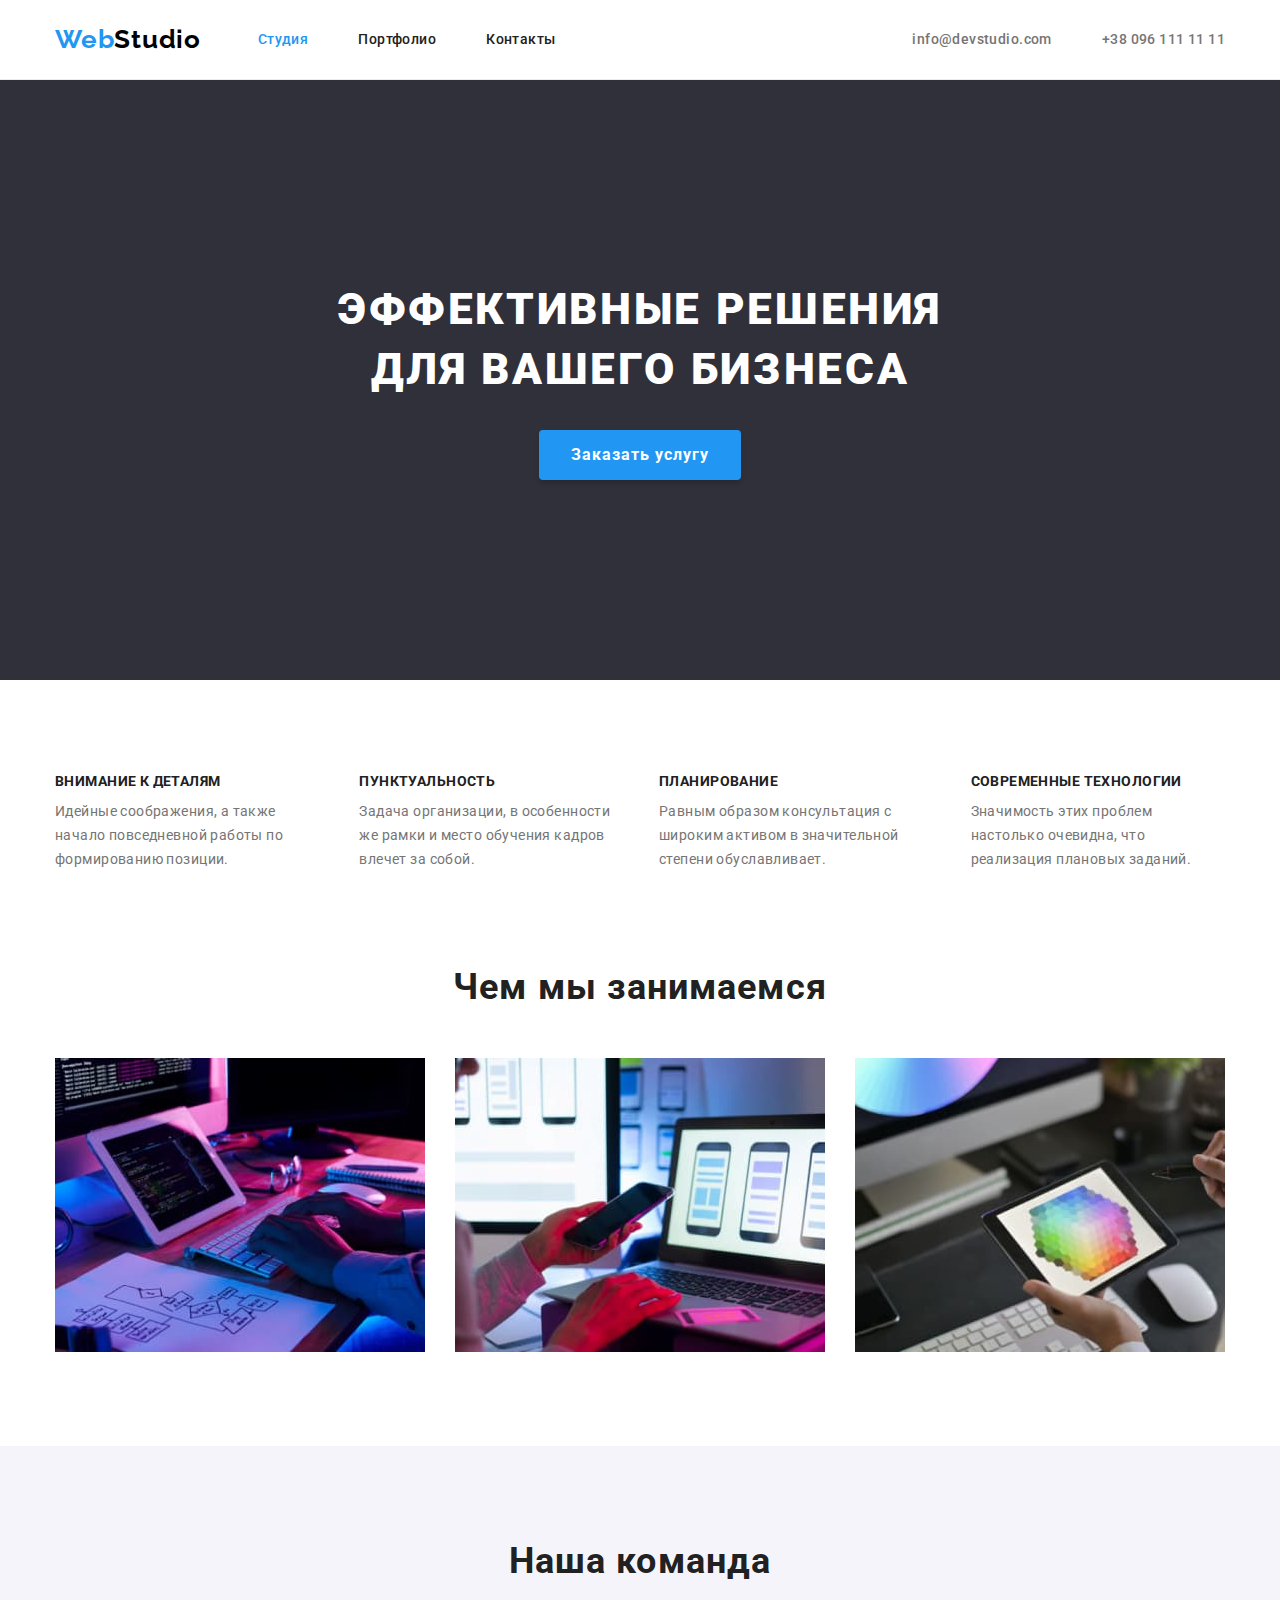
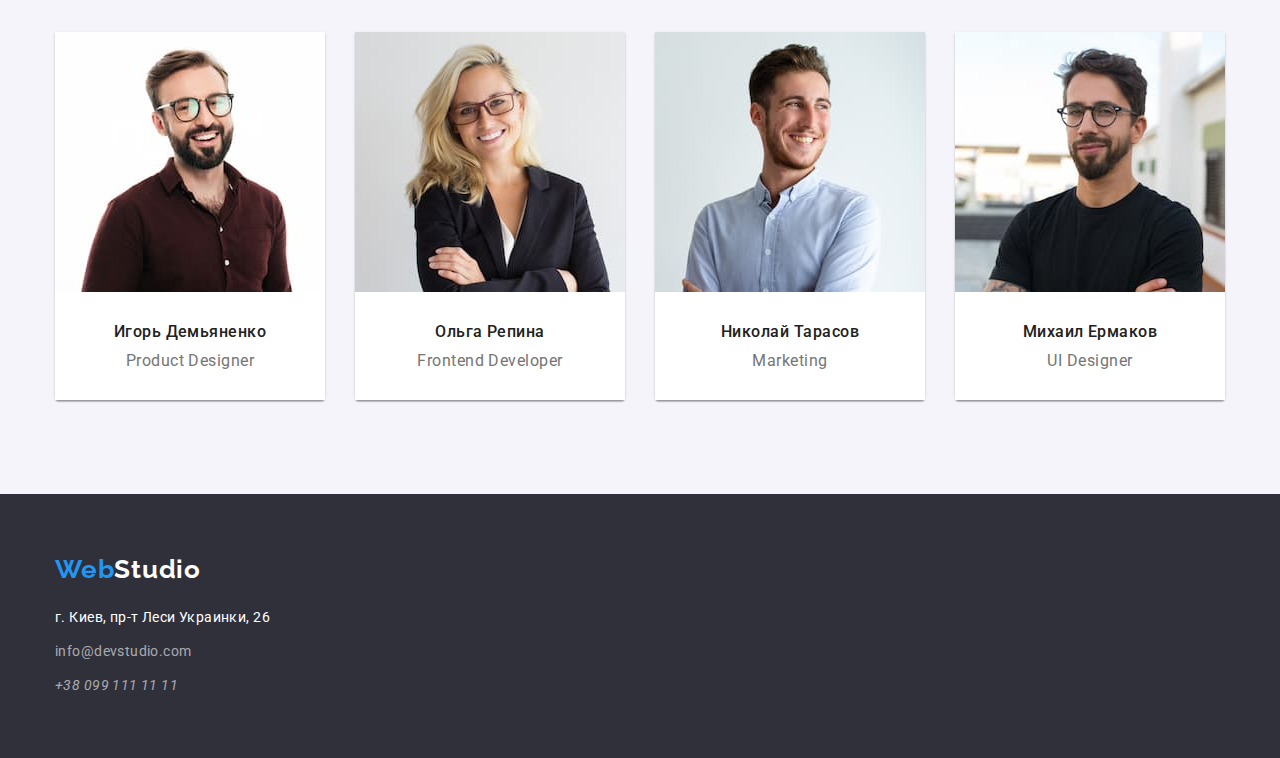
<file: index.html>
<!DOCTYPE html>
<html lang="ru">
<head>
    <meta charset="UTF-8">
    <meta http-equiv="X-UA-Compatible" content="IE=edge">
    <meta name="viewport" content="width=device-width, initial-scale=1.0">
    <title>Студия</title>
    <link rel="preconnect" href="https://fonts.googleapis.com">
    <link rel="preconnect" href="https://fonts.gstatic.com" crossorigin>
    <link href="https://fonts.googleapis.com/css2?family=Montserrat:wght@400;700&family=Raleway:wght@700&family=Roboto:wght@400;500;700;900&display=swap" rel="stylesheet">
   <!-- Oleo Script -->
    <link rel="preconnect" href="https://fonts.googleapis.com">
    <link rel="preconnect" href="https://fonts.gstatic.com" crossorigin>
    <link
    href="https://fonts.googleapis.com/css2?family=Montserrat:wght@400;700&family=Oleo+Script:wght@400;700&family=Raleway:wght@700&family=Roboto:wght@400;500;700;900&display=swap"
    rel="stylesheet">
    <link rel="stylesheet" href="https://cdnjs.cloudflare.com/ajax/libs/modern-normalize/1.1.0/modern-normalize.min.css">
    <link rel="stylesheet" href="./css/common.css">
    <link rel="stylesheet" href="./css/main.css">
</head>
<body>
  
<!--Шапка сайта-->
    <header class="page-header">
    <div class="container">
    <a href="/" class="logo">
        <span class="logo-part-one" lang="en">Web</span><span class="logo-part-two" lang="en">Studio</span>
        </a>
    <!--Навигация-->
        
        <nav>
        <ul class="site-nav list">
            <li class="site-nav-item "><a href="" class="site-nav-link current">Студия</a></li>
            <li class="site-nav-item"><a href="./portfolio.html" class="site-nav-link" >Портфолио</a></li>
            <li class="site-nav-item"><a href="" class="site-nav-link" >Контакты</a></li>
            
        </ul>
        </nav>
        <ul class="contacts list">
            <li class="contact"><a href="mailto:info@devstudio.com" class="contact-link" >info@devstudio.com</a></li>
           <li class="contact"><a href="tel:+380961111111" class="contact-link" >+38 096 111 11 11</a></li>
        </ul>
            </div>

    </header>
    <div class="container"></div>
        <main>
    <!--Heroy-->
    
        <section class="hero">
        <div class="container">
            <h1 class="hero-title">
                Эффективные решения для вашего бизнеса
            </h1>
            <button type="button" class="btn-hero"  >Заказать услугу</button>
        </div>  
        </section>
    
<!--Наши преимущества-->
    <section class="features section">
        <div class="container">
        <!--Заголовок под скрытие-->
        <h2 class="visually-hidden">Наши преимущества</h2>
        <ul class="feature-list list">
            <li class="feature-item"><h3 class="feature-title">Внимание к деталям</h3><p class="feature-article">Идейные соображения, а также начало повседневной работы по формированию позиции.</p>
            
            </li>

            <li class="feature-item"> <h3 class="feature-title">Пунктуальность</h3><p class="feature-article">Задача организации, в особенности же рамки и место обучения кадров влечет за собой.</p>
            
            </li>

            <li class="feature-item"><h3 class="feature-title">Планирование</h3><p class="feature-article">Равным образом консультация с широким активом в значительной степени обуславливает.</p>
                
            </li>
            
            <li class="feature-item"><h3 class="feature-title">Современные технологии</h3><p class="feature-article">Значимость этих проблем настолько очевидна, что реализация плановых заданий.</p>
            
            </li>
        </ul>

        </div>
    </section>
<!--Чем мы занимаемся?-->
   <section class="work section">
       <div class="container">
       <h2 class="section-title">
        Чем мы занимаемся
       </h2>
       <ul class="examples list">
           <li class="example-item"><img src="./images/box1.jpg" alt="example-1" width="370"></li>
            <li class="example-item"><img src="./images/box2.jpg" alt="example-2" width="370"></li>
            <li class="example-item"><img src="./images/box3.jpg" alt="example-3" width="370"></li>
       </ul>
        </div>
   </section>
<!--Наша команда-->

   <section class="team section">
       <div class="container">
    <h2 class="section-title">
        Наша команда
    </h2>
        <ul class="teams list">
            <li class="team-item"> <img src="./images/img.jpg" alt="" width="270"><div class="team-content"><h3 class="title">Игорь Демьяненко</h3><p lang="en" class="team-icon">Product Designer</p></div>
             </li>
            <li class="team-item"><img src="./images/img1.jpg" alt="" width="270"><div class="team-content"><h3 class="title">Ольга Репина</h3><p lang="en" class="team-icon">Frontend Developer</p> </div>
            </li>
            <li class="team-item"><img src="./images/img2.jpg" alt="" width="270"><div class="team-content"><h3 class="title">Николай Тарасов</h3><p lang="en" class="team-icon">Marketing</p></div>
            </li>
            <li class="team-item"><img src="./images/img3.jpg" alt="" width="270"><div class="team-content"><h3 class="title">Михаил Ермаков</h3><p lang="en" class="team-icon">UI Designer</p></div>
            </li>
        </ul> 
    </div>
</section>
  
    </main>



<!--Footer-->
<footer class="footer">
    <div class="container">
    <a href="/" class="logo-footer"><span class="logo-part-one" lang="en">Web</span><span class="logo-part-three" lang="en">Studio</span> </a>
<address class="adress">
    <ul class="contacts-footer list">
    <li class="adress-footer"><span>г. Киев, пр-т Леси Украинки, 26</span></li>
    <li class="adress-footer"><a href="mailto:info@devstudio.com" class="contact-footer">info@devstudio.com</a></li>
    <li><a href="tel:+380991111111" class="contact-footer">+38 099 111 11 11</a></li>
    </ul>
    </address>


</div>
</footer>

</body>
</html>
</file>
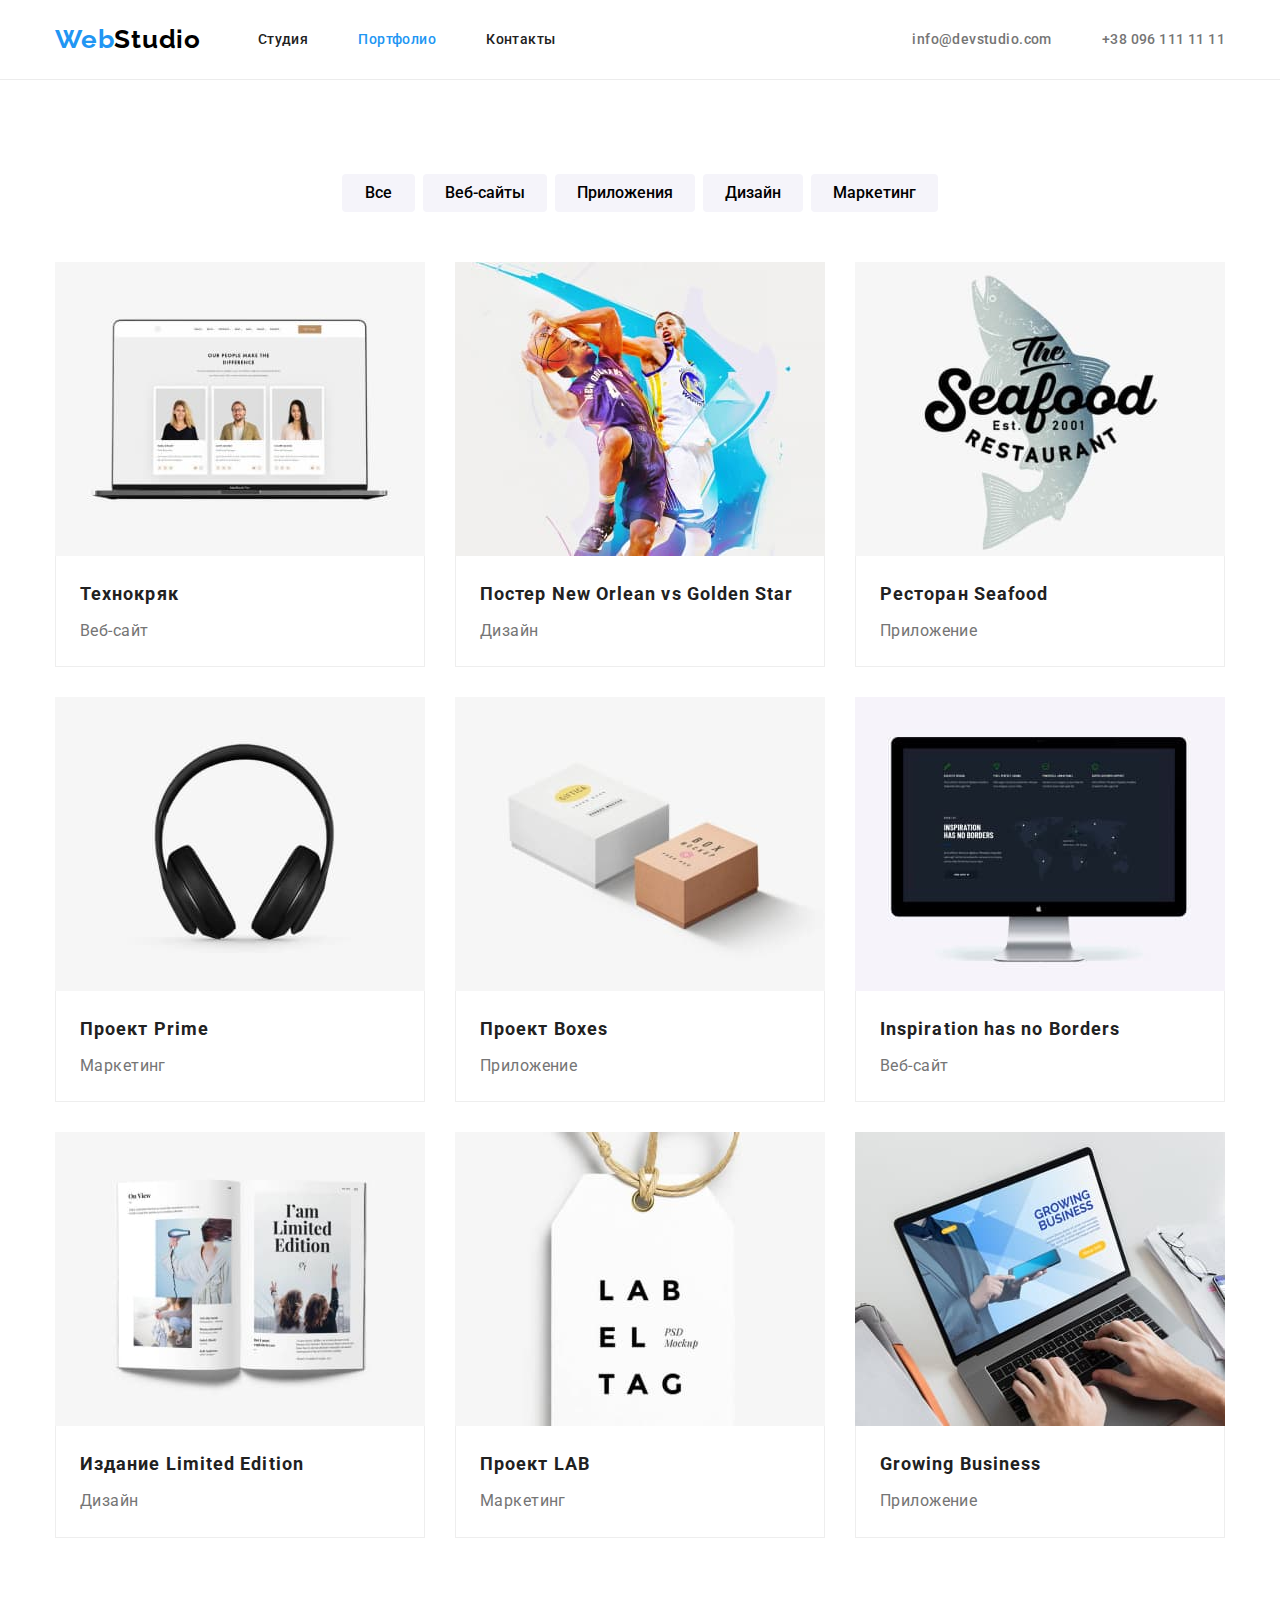
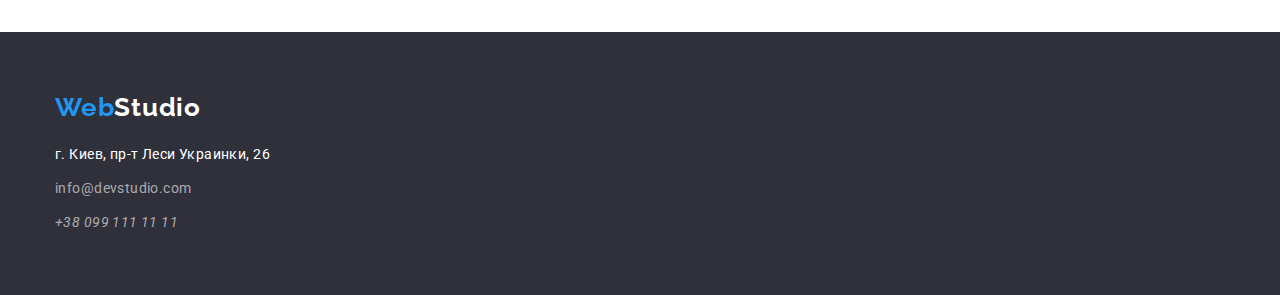
<file: portfolio.html>
<!DOCTYPE html>
<html lang="ru">

<head>
    <meta charset="UTF-8">
    <meta http-equiv="X-UA-Compatible" content="IE=edge">
    <meta name="viewport" content="width=device-width, initial-scale=1.0">
    <title>Портфолио</title>
    
    <link rel="preconnect" href="https://fonts.googleapis.com">
    <link rel="preconnect" href="https://fonts.gstatic.com" crossorigin>
    <link href="https://fonts.googleapis.com/css2?family=Montserrat:wght@400;700&family=Raleway:wght@700&family=Roboto:wght@400;500;700;900&display=swap" rel="stylesheet">
    <!-- Oleo Script -->
    <link rel="preconnect" href="https://fonts.googleapis.com">
    <link rel="preconnect" href="https://fonts.gstatic.com" crossorigin>
    <link href="https://fonts.googleapis.com/css2?family=Montserrat:wght@400;700&family=Oleo+Script:wght@400;700&family=Raleway:wght@700&family=Roboto:wght@400;500;700;900&display=swap" rel="stylesheet">
    <link rel="stylesheet" href="https://cdnjs.cloudflare.com/ajax/libs/modern-normalize/1.1.0/modern-normalize.min.css">
    <link rel="stylesheet" href="./css/common.css">
    <link rel="stylesheet" href="./css/portfolio.css">
</head>

<body>
    <!--Шапка сайта-->
    <header class="page-header">
        <div class="container">
            <a href="/" class="logo">
                <span class="logo-part-one" lang="en">Web</span><span class="logo-part-two" lang="en">Studio</span>
            </a>
            <!--Навигация-->
    
            <nav>
                <ul class="site-nav list">
                    <li class="site-nav-item"><a href="./index.html" class="site-nav-link">Студия</a></li>
                    <li class="site-nav-item "><a href="./portfolio.html" class="site-nav-link current">Портфолио</a></li>
                    <li class="site-nav-item"><a href="" class="site-nav-link">Контакты</a></li>
    
                </ul>
            </nav>
    
    
            <ul class="contacts list">
                <li class="contact"><a href="mailto:info@devstudio.com" class="contact-link">info@devstudio.com</a></li>
                <li class="contact"><a href="tel:+380961111111" class="contact-link">+38 096 111 11 11</a></li>
            </ul>
        </div>  
    </header>
    <main>
       <!-- Buttons -->
        <section class="portfolio section">
            <div class="container">
                <h1 class="visually-hidden" lang="ru">Портфолио</h1>
                    <ul class="buttons list">
                        <li class="btn-item"><button type="button" class="btn-portfolio">Все</button></li>
                        <li class="btn-item"><button type="button" class="btn-portfolio">Веб-сайты</button></li>
                        <li class="btn-item"><button type="button" class="btn-portfolio">Приложения</button></li>
                        <li class="btn-item"><button type="button" class="btn-portfolio">Дизайн</button></li>
                        <li class="btn-item"><button type="button" class="btn-portfolio">Маркетинг</button></li>
                    </ul>
        <!-- Projects -->

                    <ul class="projects list">
                        <li class="project-item"><a href=""><img width="370" src="./images-porfolio/pr1.jpg" alt="laptop"> <div class="img-content"> <h2 class="project-title">Технокряк</h2><p class="project-description">Веб-сайт</p></div></a></li>
                        <li class="project-item"><a href=""><img width="370" src="./images-porfolio/pr2.jpg" alt="Постер New Orlean"> <div class="img-content"><h2 class="project-title">Постер New Orlean vs Golden Star</h2><p class="project-description">Дизайн</p></div></a></li>
                        <li class="project-item"><a href=""><img width="370" src="./images-porfolio/pr3.jpg" alt="Ресторан Seafood"> <div class="img-content"> <h2 class="project-title">Ресторан Seafood</h2><p class="project-description">Приложение</p></div></a></li>
                        <li class="project-item"><a href=""><img width="370" src="./images-porfolio/pr4.jpg" alt="Проект Prime"> <div class="img-content"><h2 class="project-title">Проект Prime</h2><p class="project-description">Маркетинг</p></div></a></li>
                        <li class="project-item"><a href=""><img width="370" src="./images-porfolio/pr5.jpg" alt="Проект Boxes"> <div class="img-content"><h2 class="project-title">Проект Boxes</h2><p class="project-description">Приложение</p></div></a></li>
                        <li class="project-item"><a href=""><img width="370" src="./images-porfolio/pr6.jpg" alt="Inspiration has no Borders"> <div class="img-content"><h2 class="project-title">Inspiration has no Borders</h2><p class="project-description">Веб-сайт</p></div></a></li>
                        <li class="project-item"><a href=""><img width="370" src="./images-porfolio/pr7.jpg" alt="Издание Limited Edition"> <div class="img-content"><h2 class="project-title">Издание Limited Edition</h2><p class="project-description">Дизайн</p></div></a></li>
                        <li class="project-item"><a href=""><img width="370" src="./images-porfolio/pr8.jpg" alt="Проект LAB"><div class="img-content"><h2 class="project-title">Проект LAB</h2><p class="project-description">Маркетинг</p></div></a></li>
                        <li class="project-item"><a href=""><img width="370" src="./images-porfolio/pr9.jpg" alt="Growing Business"> <div class="img-content"><h2 class="project-title" lang="en">Growing Business</h2><p class="project-description">Приложение</p></div></a></li>
                    </ul>
            </div>
        </section>
    </main>

<!--Footer-->
<footer class="footer">
    <div class="container">
        <a href="/" class="logo-footer"><span class="logo-part-one" lang="en">Web</span><span class="logo-part-three"
                lang="en">Studio</span> </a>
        <address class="adress">
            <ul class="contacts-footer list">
                <li class="adress-footer"><span>г. Киев, пр-т Леси Украинки, 26</span></li>
                <li class="adress-footer"><a href="mailto:info@devstudio.com"
                        class="contact-footer">info@devstudio.com</a></li>
                <li><a href="tel:+380991111111" class="contact-footer">+38 099 111 11 11</a></li>
            </ul>
        </address>
    </div>

</footer>

</body>

</html>
</file>
<file: css/common.css>
/* Стили общие */
:root {
    --primary-text-color: #757575;
    --title-text-color: #212121;
    --text-wh-color:#FFFFFF;
    --text-bl-color:#2196F3;
    --accent-color: #2196F3;
    --footer-contacts-color: rgba(255, 255, 255, 0.6);
    --primary-bg-color: #2196F3;
    --primary-bg-white-color: #FFFFFF;
    --primary-bg-grey-color: #2F303A;;
    --primary-bg-btn-color: #F5F4FA;
    --typical-magrin: 50px;
    
}

/* Скидывание стилей */

p,h1,h2,h3,h4,h5,h6 {
    margin: 0;
}

ul {
    margin: 0;
    padding-left: 0;
}

img{
    display: block;
    max-width: 100%;
    height: auto;
}

body {
font-family: 'Roboto', 'Oleo Script', 'sans-serif';
    /* font-style: normal;
    font-weight: 400; */
    font-size: 14px;
    line-height: 1.71;
    letter-spacing: 0.03em;
    background: var(--primary-bg-white-color);
    color: var(--primary-text-color);
   
}


.container {
    width: 1200px;
    padding-left: 15px;
    padding-right: 15px;
    margin: 0 auto;
}
/* Подчеркивание гиперссилок убрал */
a{text-decoration: none;}


.list {
    list-style: none;
    padding: 0;
    margin: 0;
}

.visually-hidden {
    position: absolute;
    white-space: nowrap;
    width: 1px;
    height: 1px;
    overflow: hidden;
    border: 0;
    padding: 0;
    clip: rect(0 0 0 0);
    clip-path: inset(50%);
    margin: -1px;
}

/* WebStudio */
.logo{

    font-family: 'Raleway','Oleo Script','sans';
    font-weight: 700;
    font-size: 26px;
    line-height: 1.19;
    letter-spacing: 0.03em;
}

.logo-part-one {
    color: var(--accent-color);
}
.logo-part-two {
    color: #000000;
}
.logo-part-three {
    color:var(--text-wh-color);
    
}

/* Навигация */

 
.page-header .container{
    display: flex;
    align-items: center;
    justify-content: space-between;
}
.page-header{
    border-bottom:1px solid #ECECEC;

}

.site-nav{
    display: flex;
    align-items: center;
}

.site-nav-link{
    font-weight:500;
    color: var(--title-text-color);
    padding-top: 32px;
    padding-bottom: 32px;
    padding-top: 32px;
    display: block;
    line-height: 1.1
}

.site-nav-item:not(:last-child) {
margin-right: 50px;
}
.site-nav-link:hover,
.site-nav-link:focus {
    color: var(--accent-color);
}
.site-nav-link.current {
    color: var(--primary-bg-color);
}

.contact-link {
    font-weight: 500;
    color: var(--primary-text-color);
}
.contact-link:hover,
.contact-link:focus {
    color: var(--text-bl-color);
}
/* Cекции  */
.section {
    padding: 94px 0;
}

/* footer */

.logo-footer {

    font-family: 'Raleway', 'Oleo Script', 'sans';
    font-weight: 700;
    font-size: 26px;
    line-height: 1.19;
    letter-spacing: 0.03em;
}

.footer{
    background-color: var(--primary-bg-grey-color);
    padding-top: 60px;
    padding-bottom: 60px;
    
    
 
}
.adress-footer{
    font-style: normal;
    font-weight: 400;
    font-size: 14px;
    line-height: 1.71;
    letter-spacing: 0.03em;
    color: var(--primary-bg-white-color);
    margin-bottom: 10px;
}

.contacts.list{
    display: flex;
    margin-left: 300px;
}

.contact-link{}

.contact:not(:last-child){
    margin-right: 50px;
}
.contact-footer{

color: rgba(255, 255, 255, 0.6);
}
.contact-footer:hover,
.contact-footer:focus{
    color: var(--text-bl-color);
}

.contacts-footer{
    display: flex;
    flex-direction: column;
}

.adress-footer:not(:last-child){
 margin-bottom: 10px;   
}

.adress{margin-top: 20px;}
</file>
<file: css/main.css>
/* Стили для Index.html */



/* Hero */

.hero{
    background: #2F303A;
    padding-top: 200px;
    padding-bottom: 200px;
    text-align: center;
}
/*   Эффективные решения для вашего бизнеса */
.hero-title{
    font-weight: 900;
    font-size: 44px;
    line-height: 1.36;
    letter-spacing: 0.06em;
    text-transform: uppercase;
    text-align: center;
    color: var(--primary-bg-white-color);
    max-width: 696px;
    margin-bottom: 30px ;
    margin-left: auto;
    margin-right: auto;
   
}
/* Кнопка заказать услугу */

.btn-hero:hover{
    background: #188CE8;
    
}
.btn-hero{
    font-family: inherit;
    font-weight: 700;
    font-size: 16px;
    line-height: 1.88;
    letter-spacing: 0.06em;
    color: var(--text-wh-color);
    background:var(--accent-color);
    box-shadow: 0px 4px 4px rgba(0, 0, 0, 0.15);
    border-radius: 4px;
    cursor: pointer;
    min-width:width: 200px;
    height: 50px;
    padding-left:32px;
    padding-right: 32px;
    border:0;   
}



/* Наши преимущества */
.feature-list {
    display: flex;
    justify-content: center;
    gap: 30px;
}

.feature-item{
    flex-basis:calc((100%-90px)/4);
   
}

.feature-title{
    
        font-weight: 700;
        font-size: 14px;
        line-height: 1.14;
        letter-spacing: 0.03em;
        text-transform: uppercase;
        color: var(--title-text-color);
        margin-bottom: 10px;
}




.work.section{
    padding-top: 0;
}

/* --Чем мы занимаемся?, Наша команда*/
.section-title{
        font-weight: 700;
        font-size: 36px;
        line-height: 1.17;
        letter-spacing: 0.03em;
        color: var(--title-text-color);
        margin-bottom: 50px;
        text-align: center;


}


.examples.list{
    text-align: center;  
    display: flex;}


.example-item{
flex-basis: calc((100%-90px)/3);
}
.example-item:not(:last-child){
    margin-right: 30px;
}




/* Команда */
.team{
    background-color: #F5F4FA;;
}


.teams{
    display: flex;
    justify-content: center;
    margin-right: -30px;
}

.team-item {
    flex-basis: calc((100%-120px)/4);
    margin-right: 30px;
    box-shadow: 0px 1px 3px rgba(0, 0, 0, 0.12), 0px 1px 1px rgba(0, 0, 0, 0.14), 0px 2px 1px rgba(0, 0, 0, 0.2);
    border-radius: 0px 0px 4px 4px;
}
.teams.list .title{
    font-weight: 500;
    font-size: 16px;
    line-height: 1.19;
    letter-spacing: 0.03em;
    color: var(--title-text-color);
    margin-bottom: 10px;
}
.teams.list{
    text-align: center;
    display: flex;
}
.team-item:not(:last-child){
margin-right: 30px;
}

.teams .team-icon{
    font-size: 16px;
    line-height: 1.19;
    letter-spacing: 0.03em;
}



.team-content{
    padding-top: 30px;
    padding-bottom: 30px;
    background-color: #FFFFFF;
}
</file>
<file: css/portfolio.css>
/* стили для portfolio.html */


/* Buttons */

.buttons{
display: flex;
justify-content: center;
align-content: center;
margin-bottom: 50px;

}

.btn-filtres{
border: 0;
}


.btn-portfolio{
    /* шрифт кнопки */
    display:inline-block;
    font-family:inherit;
    font-weight: 500;
    font-size: 16px;
    line-height: 1.62;
    min-width: 73px;
    border: 0;
    padding: 6px 22px;
   
    /* фон кнопки */
    background: #F5F4FA;
    border-radius: 4px;
}

.btn-item:not(:last-child){
    margin-right: 8px;
  
}


.btn-portfolio:hover,
.btn-portfolio:focus{
    font-weight: 500;
    font-size: 16px;
    line-height: 1.62;
    color: var(--text-wh-color);
    background: var(--primary-bg-color);
    cursor: pointer;
}
/*  Projects */
.projects.list{
    display: flex;
    flex-wrap: wrap;
     gap: 30px; 
    
}

.project-item {
    flex-basis: calc((100% - 90px) / 3);
    }

.img-content{
    padding: 20px 24px;
    border: 1px solid #EEEEEE;
    border-top: 0;
    min-width: 370px;
}



.projects-main{
    padding-top: 34px;
}


.project-title{
    font-weight: 700;
    font-size: 18px;
    line-height: 2; 
    letter-spacing: 0.06em;
    color: var(--title-text-color);
    margin-bottom: 4px;
}

.project-description{
    font-size: 16px;
    line-height: 1.88;
    color: var(--primary-text-color);
}
</file>
